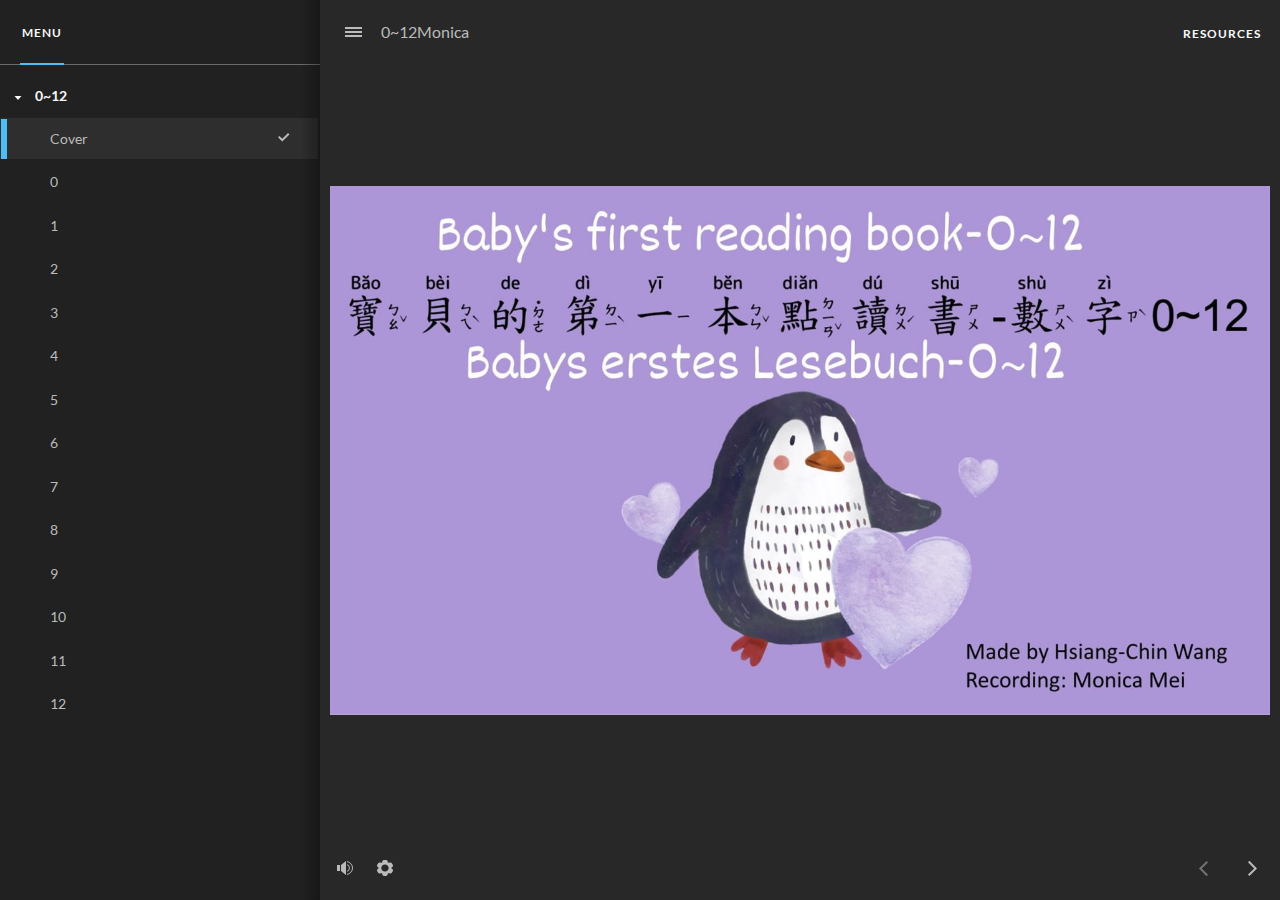
<file: index.html>
<!DOCTYPE html>
<html lang="en-US">
<head>
  <meta charset="utf-8">
  <!-- Created using Storyline 360 - http://www.articulate.com  -->
  <!-- version: 3.53.25436.0 -->
  <title>0~12Monica</title>
  <meta http-equiv="x-ua-compatible" content="IE=edge" />
  <meta name="viewport" content="width=device-width, initial-scale=1.0, user-scalable=no, shrink-to-fit=no, minimal-ui" />
  <meta name="apple-mobile-web-app-capable" content="yes" />
  <style>
    html, body { height: 100%; padding: 0; margin: 0 }
    #app { height: 100%; width: 100%; }
  </style>
  
  <script>window.THREE = { };</script>
</head>
<body style="background: #282828" class="cs-HTML theme-unified">
  <!-- 360 -->
  <script>!function(e){function n(e,i){return e.test(i)}function i(e){var i=e||navigator.userAgent,o=i.split("[FBAN");if(void 0!==o[1]&&(i=o[0]),this.apple={phone:n(t,i),ipod:n(d,i),tablet:!n(t,i)&&n(s,i),device:n(t,i)||n(d,i)||n(s,i)},this.amazon={phone:n(h,i),tablet:!n(h,i)&&n(a,i),device:n(h,i)||n(a,i)},this.android={phone:n(h,i)||n(b,i),tablet:!n(h,i)&&!n(b,i)&&(n(a,i)||n(r,i)),device:n(h,i)||n(a,i)||n(b,i)||n(r,i)},this.windows={phone:n(l,i),tablet:n(p,i),device:n(l,i)||n(p,i)},this.other={blackberry:n(f,i),blackberry10:n(u,i),opera:n(c,i),firefox:n(A,i),chrome:n(w,i),device:n(f,i)||n(u,i)||n(c,i)||n(A,i)||n(w,i)},this.seven_inch=n(v,i),this.any=this.apple.device||this.android.device||this.windows.device||this.other.device||this.seven_inch,this.phone=this.apple.phone||this.android.phone||this.windows.phone,this.tablet=this.apple.tablet||this.android.tablet||this.windows.tablet,"undefined"==typeof window)return this}function o(){var e=new i;return e.Class=i,e}var t=/iPhone/i,d=/iPod/i,s=/iPad/i,b=/(?=.*\bAndroid\b)(?=.*\bMobile\b)/i,r=/Android/i,h=/(?=.*\bAndroid\b)(?=.*\bSD4930UR\b)/i,a=/(?=.*\bAndroid\b)(?=.*\b(?:KFOT|KFTT|KFJWI|KFJWA|KFSOWI|KFTHWI|KFTHWA|KFAPWI|KFAPWA|KFARWI|KFASWI|KFSAWI|KFSAWA)\b)/i,l=/IEMobile/i,p=/(?=.*\bWindows\b)(?=.*\bARM\b)/i,f=/BlackBerry/i,u=/BB10/i,c=/Opera Mini/i,w=/(CriOS|Chrome)(?=.*\bMobile\b)/i,A=/(?=.*\bFirefox\b)(?=.*\bMobile\b)/i,v=new RegExp("(?:Nexus 7|BNTV250|Kindle Fire|Silk|GT-P1000)","i");"undefined"!=typeof module&&module.exports&&"undefined"==typeof window?module.exports=i:"undefined"!=typeof module&&module.exports&&"undefined"!=typeof window?module.exports=o():"function"==typeof define&&define.amd?define("isMobile",[],e.isMobile=o()):e.isMobile=o()}(this);
    window.isMobile.apple.tablet = window.isMobile.apple.tablet ||
      (navigator.platform === 'MacIntel' && navigator.maxTouchPoints > 1);
    window.isMobile.apple.device = window.isMobile.apple.device || window.isMobile.apple.tablet;
    window.isMobile.tablet = window.isMobile.tablet || window.isMobile.apple.tablet;
    window.isMobile.any = window.isMobile.any || window.isMobile.apple.tablet;
  </script>

  <div id="focus-sink" tabIndex="-1"></div>

  <div id="preso"></div>
  <script>
    window.DS = {};
    window.globals = {
      DATA_PATH_BASE: '',
      HAS_FRAME: true,
      HAS_SLIDE: true,

      lmsPresent: false,
      tinCanPresent: false,
      cmi5Present: false,
      aoSupport: false,
      scale: 'noscale',
      captureRc: false,
      browserSize: 'optimal',
      bgColor: '#282828',
      features: 'MultipleQuizTracking',
      themeName: 'unified',
      preloaderColor: '#FFFFFF',
      suppressAnalytics: false,
      productChannel: 'stable',
      publishSource: 'storyline',
      aid: 'aid|171e4d2d-b457-4ab4-8f3c-de146ae08d52',
      cid: '5b787d40-a390-499f-978a-f1f8c8a32681',
      playerVersion: '3.53.25436.0',
      maxIosVideoElements: 5,

      
      parseParams: function(qs) {
        if (window.globals.parsedParams != null) {
          return window.globals.parsedParams;
        }
        qs = (qs || window.location.search.substr(1)).split('+').join(' ');
        var params = {},
            tokens,
            re = /[?&]?([^=]+)=([^&]*)/g;

        while (tokens = re.exec(qs)) {
          params[decodeURIComponent(tokens[1]).trim()] =
            decodeURIComponent(tokens[2]).trim();
        }
        window.globals.parsedParams = params;
        return params;
      }

    };

    (function() {

      var classTypes = [ 'desktop', 'mobile', 'phone', 'tablet' ];

      var addDeviceClasses = function(prefix, testObj) {
        var curr, i;
        for (i = 0; i < classTypes.length; i++) {
          curr = classTypes[i];
          if (testObj[curr]) {
            document.body.classList.add(prefix + curr);
          }
        }
      };

      var params = window.globals.parseParams(),
          isDevicePreview = params.devicepreview === '1',
          isPhoneOverride = params.deviceType === 'phone' || (isDevicePreview && params.phone == '1'),
          isTabletOverride = (params.deviceType === 'tablet' || isDevicePreview) && !isPhoneOverride,
          isMobileOverride = isPhoneOverride || isTabletOverride;

      var deviceView = {
        desktop: !window.isMobile.any && !isMobileOverride,
        mobile: window.isMobile.any || isMobileOverride,
        phone: isPhoneOverride || (window.isMobile.phone && !isTabletOverride),
        tablet: isTabletOverride || window.isMobile.tablet
      };

      window.globals.deviceView = deviceView;
      window.isMobile.desktop = !window.isMobile.any;
      window.isMobile.mobile = window.isMobile.any;

      addDeviceClasses('view-', deviceView);

    })();
  </script>
  
  <script src='story_content/user.js' type=text/javascript></script>
  <div class="slide-loader"></div>

  <script type="text/javascript">
    var doc = document, loader = doc.body.querySelector('.slide-loader'); [ 1, 2, 3 ].forEach(function(n) { var d = doc.createElement('div'); d.style.backgroundColor = window.globals.preloaderColor; d.classList.add('mobile-loader-dot'); d.classList.add('dot' + n); loader.appendChild(d); });
  </script>

  <div class="mobile-load-title-overlay" style="display: none">
    <div class="mobile-load-title">0~12Monica</div>
  </div>

  <div class="mobile-chrome-warning"></div>

  <script>
    
    if (window.autoSpider && window.vInterfaceObject) {
      document.querySelector('.mobile-load-title-overlay').style.display = 'none';
    }
  </script>

  

  <link rel="stylesheet" href="html5/data/css/output.min.css" data-noprefix />
</body>
<script src="html5/lib/scripts/bootstrapper.min.js"></script>
</html>
</file>
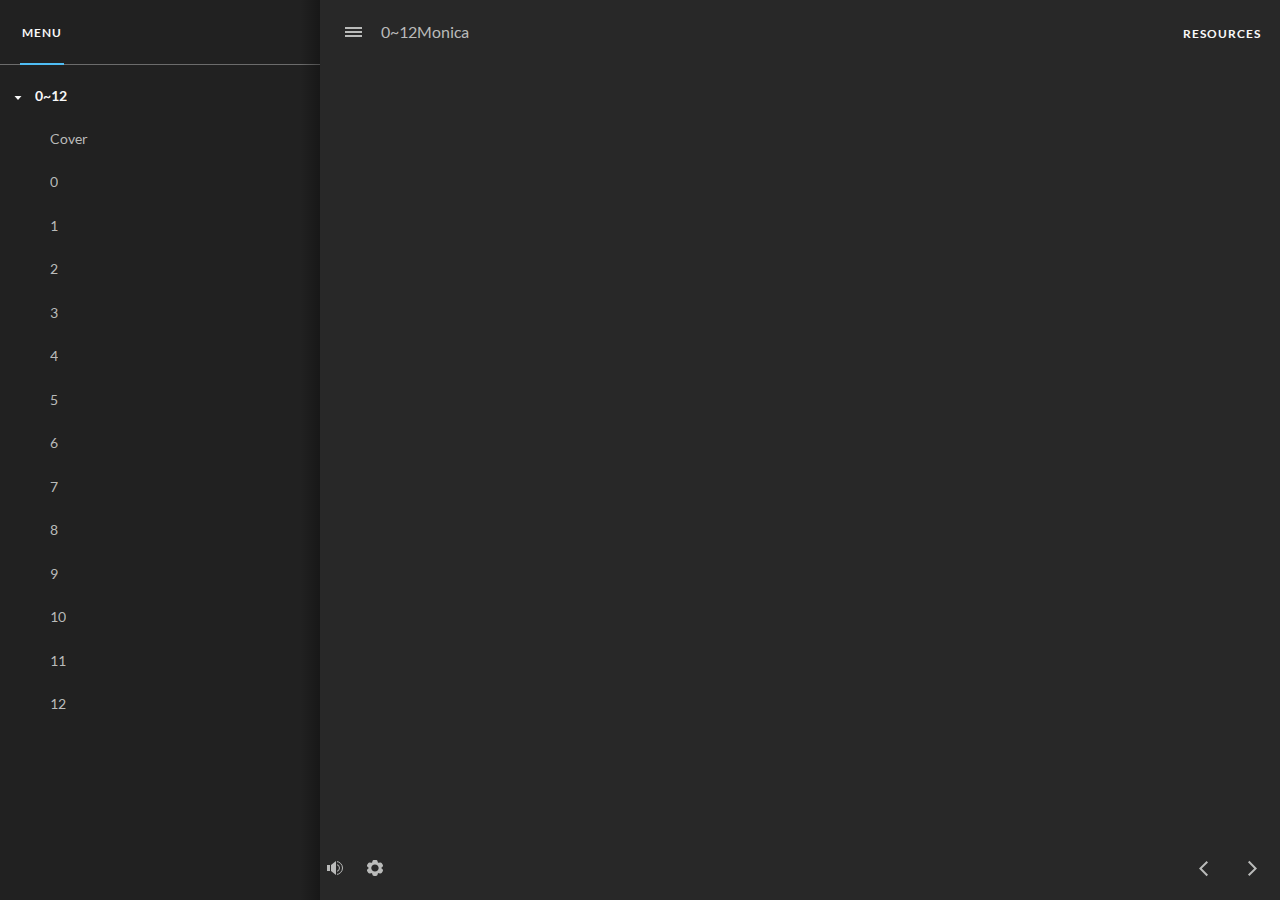
<file: index_lms.html>
<!DOCTYPE html>
<html lang="en-US">
<head>
  <meta charset="utf-8">
  <!-- Created using Storyline 360 - http://www.articulate.com  -->
  <!-- version: 3.53.25436.0 -->
  <title>0~12Monica</title>
  <meta http-equiv="x-ua-compatible" content="IE=edge" />
  <meta name="viewport" content="width=device-width, initial-scale=1.0, user-scalable=no, shrink-to-fit=no, minimal-ui" />
  <meta name="apple-mobile-web-app-capable" content="yes" />
  <style>
    html, body { height: 100%; padding: 0; margin: 0 }
    #app { height: 100%; width: 100%; }
  </style>
  <script src="lms/scormdriver.js" charset="utf-8"></script>
  <script>window.THREE = { };</script>
</head>
<body style="background: #282828" class="cs-HTML theme-unified">
  <!-- 360 -->
  <script>!function(e){function n(e,i){return e.test(i)}function i(e){var i=e||navigator.userAgent,o=i.split("[FBAN");if(void 0!==o[1]&&(i=o[0]),this.apple={phone:n(t,i),ipod:n(d,i),tablet:!n(t,i)&&n(s,i),device:n(t,i)||n(d,i)||n(s,i)},this.amazon={phone:n(h,i),tablet:!n(h,i)&&n(a,i),device:n(h,i)||n(a,i)},this.android={phone:n(h,i)||n(b,i),tablet:!n(h,i)&&!n(b,i)&&(n(a,i)||n(r,i)),device:n(h,i)||n(a,i)||n(b,i)||n(r,i)},this.windows={phone:n(l,i),tablet:n(p,i),device:n(l,i)||n(p,i)},this.other={blackberry:n(f,i),blackberry10:n(u,i),opera:n(c,i),firefox:n(A,i),chrome:n(w,i),device:n(f,i)||n(u,i)||n(c,i)||n(A,i)||n(w,i)},this.seven_inch=n(v,i),this.any=this.apple.device||this.android.device||this.windows.device||this.other.device||this.seven_inch,this.phone=this.apple.phone||this.android.phone||this.windows.phone,this.tablet=this.apple.tablet||this.android.tablet||this.windows.tablet,"undefined"==typeof window)return this}function o(){var e=new i;return e.Class=i,e}var t=/iPhone/i,d=/iPod/i,s=/iPad/i,b=/(?=.*\bAndroid\b)(?=.*\bMobile\b)/i,r=/Android/i,h=/(?=.*\bAndroid\b)(?=.*\bSD4930UR\b)/i,a=/(?=.*\bAndroid\b)(?=.*\b(?:KFOT|KFTT|KFJWI|KFJWA|KFSOWI|KFTHWI|KFTHWA|KFAPWI|KFAPWA|KFARWI|KFASWI|KFSAWI|KFSAWA)\b)/i,l=/IEMobile/i,p=/(?=.*\bWindows\b)(?=.*\bARM\b)/i,f=/BlackBerry/i,u=/BB10/i,c=/Opera Mini/i,w=/(CriOS|Chrome)(?=.*\bMobile\b)/i,A=/(?=.*\bFirefox\b)(?=.*\bMobile\b)/i,v=new RegExp("(?:Nexus 7|BNTV250|Kindle Fire|Silk|GT-P1000)","i");"undefined"!=typeof module&&module.exports&&"undefined"==typeof window?module.exports=i:"undefined"!=typeof module&&module.exports&&"undefined"!=typeof window?module.exports=o():"function"==typeof define&&define.amd?define("isMobile",[],e.isMobile=o()):e.isMobile=o()}(this);
    window.isMobile.apple.tablet = window.isMobile.apple.tablet ||
      (navigator.platform === 'MacIntel' && navigator.maxTouchPoints > 1);
    window.isMobile.apple.device = window.isMobile.apple.device || window.isMobile.apple.tablet;
    window.isMobile.tablet = window.isMobile.tablet || window.isMobile.apple.tablet;
    window.isMobile.any = window.isMobile.any || window.isMobile.apple.tablet;
  </script>

  <div id="focus-sink" tabIndex="-1"></div>

  <div id="preso"></div>
  <script>
    window.DS = {};
    window.globals = {
      DATA_PATH_BASE: '',
      HAS_FRAME: true,
      HAS_SLIDE: true,

      lmsPresent: true,
      tinCanPresent: false,
      cmi5Present: false,
      aoSupport: false,
      scale: 'noscale',
      captureRc: false,
      browserSize: 'optimal',
      bgColor: '#282828',
      features: 'MultipleQuizTracking',
      themeName: 'unified',
      preloaderColor: '#FFFFFF',
      suppressAnalytics: false,
      productChannel: 'stable',
      publishSource: 'storyline',
      aid: 'aid|171e4d2d-b457-4ab4-8f3c-de146ae08d52',
      cid: '5b787d40-a390-499f-978a-f1f8c8a32681',
      playerVersion: '3.53.25436.0',
      maxIosVideoElements: 5,

      
      parseParams: function(qs) {
        if (window.globals.parsedParams != null) {
          return window.globals.parsedParams;
        }
        qs = (qs || window.location.search.substr(1)).split('+').join(' ');
        var params = {},
            tokens,
            re = /[?&]?([^=]+)=([^&]*)/g;

        while (tokens = re.exec(qs)) {
          params[decodeURIComponent(tokens[1]).trim()] =
            decodeURIComponent(tokens[2]).trim();
        }
        window.globals.parsedParams = params;
        return params;
      }

    };

    (function() {

      var classTypes = [ 'desktop', 'mobile', 'phone', 'tablet' ];

      var addDeviceClasses = function(prefix, testObj) {
        var curr, i;
        for (i = 0; i < classTypes.length; i++) {
          curr = classTypes[i];
          if (testObj[curr]) {
            document.body.classList.add(prefix + curr);
          }
        }
      };

      var params = window.globals.parseParams(),
          isDevicePreview = params.devicepreview === '1',
          isPhoneOverride = params.deviceType === 'phone' || (isDevicePreview && params.phone == '1'),
          isTabletOverride = (params.deviceType === 'tablet' || isDevicePreview) && !isPhoneOverride,
          isMobileOverride = isPhoneOverride || isTabletOverride;

      var deviceView = {
        desktop: !window.isMobile.any && !isMobileOverride,
        mobile: window.isMobile.any || isMobileOverride,
        phone: isPhoneOverride || (window.isMobile.phone && !isTabletOverride),
        tablet: isTabletOverride || window.isMobile.tablet
      };

      window.globals.deviceView = deviceView;
      window.isMobile.desktop = !window.isMobile.any;
      window.isMobile.mobile = window.isMobile.any;

      addDeviceClasses('view-', deviceView);

    })();
  </script>
  
  <script src='story_content/user.js' type=text/javascript></script>
  <div class="slide-loader"></div>

  <script type="text/javascript">
    var doc = document, loader = doc.body.querySelector('.slide-loader'); [ 1, 2, 3 ].forEach(function(n) { var d = doc.createElement('div'); d.style.backgroundColor = window.globals.preloaderColor; d.classList.add('mobile-loader-dot'); d.classList.add('dot' + n); loader.appendChild(d); });
  </script>

  <div class="mobile-load-title-overlay" style="display: none">
    <div class="mobile-load-title">0~12Monica</div>
  </div>

  <div class="mobile-chrome-warning"></div>

  <script>
    
    if (window.autoSpider && window.vInterfaceObject) {
      document.querySelector('.mobile-load-title-overlay').style.display = 'none';
    }
  </script>

  

  <link rel="stylesheet" href="html5/data/css/output.min.css" data-noprefix />
</body>
<script src="html5/lib/scripts/bootstrapper.min.js"></script>
</html>
</file>
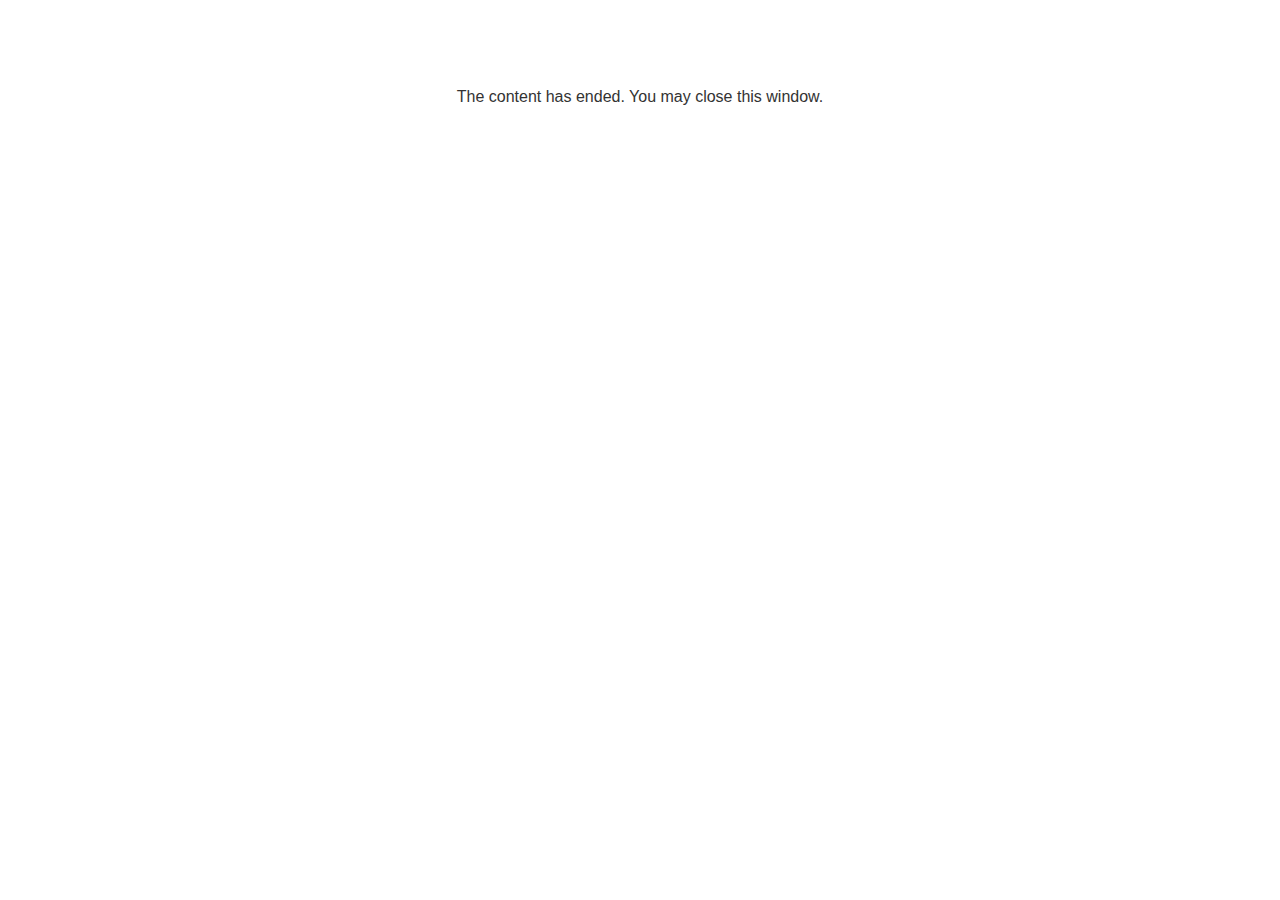
<file: lms/goodbye.html>
<!doctype html>
<html>
<body style="background-color: #ffffff;">

<p role="alert" style="color: #333333;font-family: Lato, articulate, tahoma, arial;font-size: medium;text-align: center;">
<br><br><br><br>
The content has ended. You may close this window.
</p>

</body>
</html>
</file>
<file: html5/data/css/output.min.css>
@font-face {
  font-family: 'LatoBold Charset1_ Bold98C09676';
  src: url('[data-uri]');
  font-style: normal;
  font-weight: normal;
}
@font-face {
  font-family: 'Lato Charset1_ 6HeEczy392096620';
  src: url('[data-uri]');
  font-style: normal;
  font-weight: normal;
}
.cs-HTML {
  background: rgba(40, 40, 40, 1);
}
.cs-pxabnsnfns00001100101 .cs-infopanel  {
  box-shadow: 0 1px 0 rgba(0, 0, 0, 0);
  background: rgba(255, 255, 255, 1);
}
.cs-pxabnsnfns00001100101 .cs-infopanel .cs-link {
  color: rgba(186, 187, 186, 1);
}
.cs-pxabnsnfns00001100101 .cs-infopanel .cs-link:hover {
  color: rgba(255, 255, 255, 1);
}
.cs-pxabnsnfns00001100101 .cs-infopanel .cs-name {
  color: rgba(68, 68, 68, 1);
}
.cs-pxabnsnfns00001100101 .cs-infopanel .cs-title {
  color: rgba(153, 153, 153, 1);
}
.cs-pxabnsnfns00001100101 .cs-infopanelpopup  {
  box-shadow: 0 1px 0 rgba(0, 0, 0, 0);
  background: rgba(0, 0, 0, 0);
}
.cs-pxabnsnfns00001100101 .cs-infopanelpopup .cs-link {
  color: rgba(255, 0, 0, 1);
}
.cs-pxabnsnfns00001100101 .cs-infopanelpopup .cs-link:hover {
  color: rgba(255, 255, 255, 1);
}
.cs-pxabnsnfns00001100101 .cs-infopanelpopup .cs-name {
  color: rgba(255, 255, 255, 1);
}
.cs-pxabnsnfns00001100101 .cs-infopanelpopup .cs-bio {
  color: rgba(186, 187, 186, 1);
}
.cs-pxabnsnfns00001100101 .cs-timer  {
  color: rgba(186, 187, 186, 1);
}
.cs-pxabnsnfns00001100101 .cs-duration stop:first-child {
  stop-color: rgba(60, 60, 60, 1);
}
.cs-pxabnsnfns00001100101 .cs-duration stop:last-child {
  stop-color: rgba(60, 60, 60, 1);
}
.cs-pxabnsnfns00001100101 .cs-elapsed stop:first-child {
  stop-color: rgba(254, 227, 71, 1);
}
.cs-pxabnsnfns00001100101 .cs-elapsed stop:last-child {
  stop-color: rgba(254, 227, 71, 1);
}
.cs-pxabnsnfns00001100101 .cs-timer .cs-pie .cs-innerstroke {
  stroke: rgba(199, 199, 199, 1);
}
.cs-pxabnsnfns00001100101 .cs-timer .cs-pie .cs-innerborder {
  stroke: rgba(255, 255, 255, 1);
}
.cs-pxabnsnfns00001100101 .cs-window  {
  box-shadow: 0 8px 5px rgba(0, 0, 0, 0.2);
  border-color: rgba(49, 99, 0, 0);
  background: rgba(33, 33, 33, 1);
  color: rgba(248, 248, 248, 1);
}
.cs-pxabnsnfns00001100101 .cs-window .cs-diva {
  border-color: rgba(78, 78, 78, 1);
}
.cs-pxabnsnfns00001100101 .cs-window .cs-divb {
  border-color: rgba(78, 78, 78, 0);
}
.cs-pxabnsnfns00001100101 .cs-editor .cs-editor-slide {
  color: rgba(226, 226, 226, 1);
}
.cs-pxabnsnfns00001100101 .cs-editor .cs-editor-html {
  color: rgba(186, 187, 186, 1);
}
.cs-pxabnsnfns00001100101 .cs-editor .cs-editor-button {
  text-shadow: 0 1px 0 rgba(0, 0, 0, 0);
  color: rgba(255, 255, 255, 1);
  border-color: rgba(211, 211, 211, 1);
  background: rgba(34, 34, 34, 1);
}
.cs-pxabnsnfns00001100101 .cs-editor .cs-editor-button:hover {
  background: rgba(68, 68, 68, 1);
}
.cs-pxabnsnfns00001100101 .cs-editor .cs-editor-button:active {
  background: rgba(68, 68, 68, 1);
}
.cs-pxabnsnfns00001100101 .cs-listitem  {
  color: rgba(186, 187, 186, 1);
  border-color: none;
  border: 1px solid transparent;
}
.cs-pxabnsnfns00001100101 .cs-listitem:hover {
  background: rgba(255, 255, 255, 0.06);
  border-color: rgba(108, 108, 108, 1) !important;
  border-width: 1px;
  border-radius: 2px;
  border-style: solid;
  box-sizing: border-box;
}
.cs-pxabnsnfns00001100101 .cs-listitem.hover {
  background: rgba(255, 255, 255, 0.06);
  border-color: rgba(108, 108, 108, 1) !important;
  border-width: 1px;
  border-radius: 2px;
  border-style: solid;
  box-sizing: border-box;
}
.cs-pxabnsnfns00001100101 .cs-glossary  {
  color: rgba(186, 187, 186, 1);
}
.cs-pxabnsnfns00001100101 .cs-glossary .cs-scrolling-panel {
  background: rgba(0, 0, 0, 0);
}
.cs-pxabnsnfns00001100101 .cs-glossary .cs-term.cs-selected .cs-choice-list-trigger {
  color: rgba(255, 255, 255, 1);
  background: rgba(255, 255, 255, 1);
}
.cs-pxabnsnfns00001100101 .cs-glossary .cs-term.cs-selected .cs-choice-list-trigger:focus {
  color: rgba(255, 255, 255, 1);
  background: rgba(255, 255, 255, 1);
}
.cs-pxabnsnfns00001100101 .cs-glossary .cs-term:hover .cs-choice-list-trigger {
  background: rgba(186, 187, 186, 1);
}
.cs-pxabnsnfns00001100101 .cs-glossary .cs-term.hover .cs-choice-list-trigger {
  background: rgba(186, 187, 186, 1);
}
.cs-pxabnsnfns00001100101 .cs-glossary .cs-term .cs-choice-list-trigger:focus {
  background: rgba(186, 187, 186, 1);
}
.cs-pxabnsnfns00001100101 .cs-glossary .cs-diva {
  border-color: rgba(0, 0, 0, 0);
}
.cs-pxabnsnfns00001100101 .cs-glossary .cs-divb {
  border-color: rgba(0, 0, 0, 0);
}
.cs-pxabnsnfns00001100101 .cs-glossary .cs-divc {
  border-color: rgba(0, 0, 0, 0);
}
.cs-pxabnsnfns00001100101 .cs-glossary .cs-heading {
  color: rgba(248, 248, 248, 1);
  font-weight: 700;
}
.note-content p span {
  color: rgba(186, 187, 186, 1);
  line-height: 1.4em;
  font-size: 103.769%;
}
.cs-pxabnsnfns00001100101 .cs-resource .cs-separator {
  border-color: rgba(0, 0, 0, 0);
}
.cs-pxabnsnfns00001100101 .cs-outline  {
  color: rgba(45, 45, 45, 1);
}
.cs-pxabnsnfns00001100101 .cs-outline .cs-diva {
  border-color: rgba(0, 0, 0, 0);
}
.cs-pxabnsnfns00001100101 .cs-outline .cs-divb {
  border-color: rgba(0, 0, 0, 0);
}
.cs-pxabnsnfns00001100101 .cs-outline .cs-divc {
  border-color: rgba(0, 0, 0, 0);
}
.cs-pxabnsnfns00001100101 .cs-outline .cs-search-filter:hover {
  color: rgba(0, 0, 0, 0);
}
.cs-pxabnsnfns00001100101 .cs-outline .cs-search-filter.hover {
  color: rgba(0, 0, 0, 0);
}
.cs-pxabnsnfns00001100101 .cs-transcript  {
  color: rgba(255, 255, 255, 1);
}
.cs-pxabnsnfns00001100101 .cs-transcript .cs-div {
  border-color: rgba(0, 0, 0, 0);
}
.cs-pxabnsnfns00001100101 .cs-tabs:not(.topmenu-item) {
  color: rgba(248, 248, 248, 1);
}
.cs-pxabnsnfns00001100101 .cs-tabs .cs-inner-button:not(.topmenu-item) {
  text-shadow: 0 1px 0 rgba(0, 0, 0, 0);
}
.cs-pxabnsnfns00001100101 .cs-tabs:hover:not(.topmenu-item) {
  color: rgba(248, 248, 248, 1);
}
.cs-pxabnsnfns00001100101 .cs-tabs.cs-selected {
  background: rgba(0, 0, 0, 0);
  color: rgba(248, 248, 248, 1);
}
.cs-pxabnsnfns00001100101 .cs-seekcontrol  {
  background: rgba(0, 0, 0, 0);
  border-color: rgba(0, 0, 0, 0);
}
.cs-pxabnsnfns00001100101 .cs-seekcontrol .cs-button:hover .cs-icon {
  fill: rgba(255, 255, 255, 1);
}
.cs-pxabnsnfns00001100101 .cs-seekcontrol .cs-button.hover .cs-icon {
  fill: rgba(255, 255, 255, 1);
}
.cs-pxabnsnfns00001100101 .cs-seekcontrol .cs-button .cs-icon-shadow {
  fill: rgba(0, 0, 0, 0);
}
.cs-pxabnsnfns00001100101 .cs-seekcontrol .cs-button .cs-icon {
  fill: rgba(180, 180, 180, 1);
}
.cs-pxabnsnfns00001100101 .cs-seekcontrol .cs-seek .cs-fill {
  background: rgba(255, 255, 255, 0.6);
}
.cs-pxabnsnfns00001100101 .cs-seekcontrol .cs-seek {
  background: rgba(108, 108, 108, 1);
  border-color: rgba(0, 0, 0, 0);
}
.cs-pxabnsnfns00001100101 .cs-searchinput .cs-input {
  color: rgba(186, 187, 186, 1);
  border-color: rgba(0, 0, 0, 0);
  background: rgba(255, 255, 255, 0.06);
}
.cs-pxabnsnfns00001100101 .cs-searchinput .cs-input:focus {
  color: rgba(248, 248, 248, 1);
  background: rgba(41, 41, 41, 1);
}
.cs-pxabnsnfns00001100101 .cs-searchinput .cs-input:hover {
  box-shadow: inset 0 0 1px 0 rgba(69, 126, 19, 0);
}
.cs-pxabnsnfns00001100101 .cs-searchinput .cs-input.hover {
  box-shadow: inset 0 0 1px 0 rgba(69, 126, 19, 0);
}
.cs-pxabnsnfns00001100101 .cs-searchinput .cs-button .cs-icon {
  fill: rgba(186, 187, 186, 1);
}
.cs-pxabnsnfns00001100101 .cs-searchinput .cs-button:hover {
  fill: rgba(63, 133, 0, 1);
}
.cs-pxabnsnfns00001100101 .cs-searchinput .cs-button.hover {
  fill: rgba(63, 133, 0, 1);
}
.cs-pxabnsnfns00001100101 .cs-menu  {
  box-shadow: 0 1px 0 rgba(0, 0, 0, 0);
  background: rgba(33, 33, 33, 1);
}
.cs-pxabnsnfns00001100101 .cs-topmenu-item.active .cs-tab {
  background: rgba(33, 33, 33, 1);
}
.cs-pxabnsnfns00001100101 .cs-logo  {
  box-shadow: 0 1px 0 rgba(37, 75, 0, 1);
  background: rgba(255, 255, 255, 0);
}
.cs-pxabnsnfns00001100101 .cs-checkbox  {
  color: rgba(255, 255, 255, 1);
}
.cs-pxabnsnfns00001100101 .cs-checkbox:hover {
  border-color: rgba(175, 221, 130, 1);
}
.cs-pxabnsnfns00001100101 .cs-checkbox.hover {
  border-color: rgba(175, 221, 130, 1);
}
.cs-pxabnsnfns00001100101 .cs-checkbox .cs-box {
  color: rgba(255, 255, 255, 1);
  border-color: rgba(42, 83, 0, 1);
}
.cs-pxabnsnfns00001100101 .cs-checkbox .cs-box:checked::after {
  color: rgba(43, 196, 0, 1);
}
.cs-pxabnsnfns00001100101 .cs-button  {
  text-shadow: 0 1px 0 rgba(0, 0, 0, 0);
  color: rgba(186, 187, 186, 1);
  border-color: rgba(0, 0, 0, 0);
  background: rgba(0, 0, 0, 0);
  box-shadow: 0 1px 0 rgba(0, 0, 0, 0);
}
.cs-pxabnsnfns00001100101 .cs-button .cs-icon {
  fill: rgba(186, 187, 186, 1);
}
.cs-pxabnsnfns00001100101 .cs-button .cs-icon-shadow {
  fill: rgba(0, 0, 0, 0);
}
.cs-pxabnsnfns00001100101 .cs-button:hover {
  background: rgba(248, 248, 248, 1);
}
.cs-pxabnsnfns00001100101 .cs-button.hover {
  background: rgba(248, 248, 248, 1);
}
.cs-pxabnsnfns00001100101 .cs-button:active {
  background: rgba(0, 0, 0, 0);
}
.cs-pxabnsnfns00001100101 .cs-button.cs-disabled:hover {
  background: rgba(0, 0, 0, 0);
}
.cs-pxabnsnfns00001100101 .cs-button.cs-disabled.hover {
  background: rgba(0, 0, 0, 0);
}
.cs-pxabnsnfns00001100101 .cs-button.cs-disabled:active {
  background: rgba(0, 0, 0, 0);
}
.cs-pxabnsnfns00001100101 .cs-button.cs-volume:hover {
  background: rgba(0, 0, 0, 0);
}
.cs-pxabnsnfns00001100101 .cs-button.cs-volume.hover {
  background: rgba(0, 0, 0, 0);
}
.cs-pxabnsnfns00001100101 .cs-button.cs-volume:active {
  background: rgba(0, 0, 0, 0);
}
.cs-pxabnsnfns00001100101.cs-base  {
  color: rgba(186, 187, 186, 1);
  border-color: rgba(40, 40, 40, 1);
  background: rgba(40, 40, 40, 1);
}
.cs-pxabnsnfns00001100101.cs-base .cs-separator .cs-diva {
  background: rgba(69, 69, 69, 1);
}
.cs-pxabnsnfns00001100101.cs-base .cs-separator .cs-divb {
  background: rgba(0, 0, 0, 0);
}
.cs-pxabnsnfns00001100101.cs-base .cs-topmenu-item.active .cs-tab {
  border-color: rgba(69, 69, 69, 1);
}
.cs-pxabnsnfns00001100101.cs-base .cs-topmenu-item.active .cs-panel {
  border-color: rgba(69, 69, 69, 1);
}
.cs-pxabnsnfns00001100101.cs-base .cs-left {
  background: rgba(33, 33, 33, 1);
}
.cs-pxabnsnfns00001100101.cs-base .cs-area-primary .cs-slide-container {
  background: rgba(40, 40, 40, 1);
}
.cs-pxabnsnfns00001100101.cs-base.cs-custom-theme .cs-brandhighlight-bg {
  background: rgba(79, 189, 244, 1) !important;
}
.cs-pxabnsnfns00001100101.cs-base.cs-custom-theme .cs-brandhighlight-secondary-bg {
  background: rgba(255, 255, 255, 1) !important;
}
.cs-pxabnsnfns00001100101.cs-base.cs-custom-theme .cs-brandhighlight-border {
  border-color: rgba(79, 189, 244, 1) !important;
}
.cs-pxabnsnfns00001100101.cs-base.cs-custom-theme .cs-brandhighlight-text {
  color: rgba(79, 189, 244, 1) !important;
}
.cs-pxabnsnfns00001100101.cs-base.cs-custom-theme .cs-brandhighlight-fill {
  fill: rgba(79, 189, 244, 1) !important;
}
.cs-pxabnsnfns00001100101.cs-base.cs-custom-theme .cs-listitem.cs-selected {
  background-color: rgba(255, 255, 255, 0.06) !important;
}
.cs-pxabnsnfns00001100101 .cs-volume::-moz-range-thumb {
  border-color: rgba(43, 85, 0, 1);
  box-shadow: inset 0 0 1px 0 rgba(43, 85, 0, 1);
  background: rgba(255, 255, 255, 1);
}
.cs-pxabnsnfns00001100101 .cs-volume::-ms-thumb {
  border-color: rgba(43, 85, 0, 1);
  box-shadow: inset 0 0 1px 0 rgba(43, 85, 0, 1);
  background: rgba(255, 255, 255, 1);
}
.cs-pxabnsnfns00001100101 .cs-volume::-webkit-slider-thumb {
  border-color: rgba(43, 85, 0, 1);
  box-shadow: inset 0 0 1px 0 rgba(43, 85, 0, 1);
  background: rgba(255, 255, 255, 1);
}
.cs-pxabnsnfns00001100101 .cs-volume::-moz-range-track {
  border-color: rgba(66, 140, 1, 1);
  background: rgba(108, 108, 108, 1);
}
.cs-pxabnsnfns00001100101 .cs-volume::-ms-track {
  border-color: rgba(66, 140, 1, 1);
  background: rgba(108, 108, 108, 1);
}
.cs-pxabnsnfns00001100101 .cs-volume::-webkit-slider-runnable-track {
  border-color: rgba(66, 140, 1, 1);
  background: rgba(108, 108, 108, 1);
}
body.show-focus .tab-focus-box {
  border-color: rgba(255, 255, 0, 1);
}
.skipnav {
  border-color: rgba(255, 255, 0, 1);
}
.cs-pxabnsnfns00001100101 .cs-listitem:hover {
  color: none;
}
.cs-pxabnsnfns00001100101 .cs-listitem.hover {
  color: none;
}
.cs-pxabnsnfns00001100101 .cs-listitem.cs-viewed {
  color: #BABBBA;
}
.cs-pxabnsnfns00001100101 .cs-listitem {
  color: #BABBBA;
}
.cs-pxabnsnfns00001100101 .cs-listitem:hover .cs-icon-carrot * {
  fill: none;
}
.cs-pxabnsnfns00001100101 .cs-listitem.hover .cs-icon-carrot * {
  fill: none;
}
.cs-pxabnsnfns00001100101 .cs-listitem .cs-icon-carrot {
  color: none;
  top: calc(3px);
}
.cs-pxabnsnfns00001100101 .cs-listitem .cs-icon-carrot .cs-shadow {
  color: #F8F8F8;
}
.cs-pxabnsnfns00001100101 .item-collapsible .is-scene {
  color: #F8F8F8 !important;
  font-weight: 700;
}
.cs-pxabnsnfns00001100101 .is-scene .cs-icon-carrot * {
  color: #F8F8F8 !important;
  font-weight: 700;
}
.cs-pxabnsnfns00001100101 .is-scene:not(.outline-links-collapse) > a {
  color: #F8F8F8;
}
.cs-pxabnsnfns00001100101 .is-scene:not(.outline-links-collapse) .cs-icon-carrot * {
  fill: none !important;
  color: #F8F8F8 !important;
}
.cs-pxabnsnfns00001100101 .tabs, .cs-pxabnsnfns00001100101 .cs-logo {
  border-bottom: 1px solid rgba(108, 108, 108, 1);
}
.cs-pxabnsnfns00001100101 .area-secondary-wrapper:after {
  background-image: url('[data-uri]');
  background-size: 100%;
}
.cs-pxabnsnfns00001100101 .panel-footer {
  background: #212121;
}
.cs-pxabnsnfns00001100101 #outline-search {
  background: rgba(255, 255, 255, 0.06);
  border-color: rgba(108, 108, 108, 1);
  border-width: 1px;
  border-style: solid;
}
.cs-pxabnsnfns00001100101 .topmenu-panel #outline-search {
  background: #545454;
}
.cs-pxabnsnfns00001100101 .search-icon circle, .cs-pxabnsnfns00001100101 .search-icon path {
  stroke: #BABBBA;
}
.cs-pxabnsnfns00001100101 #outline-search input[type   =search] {
  color: #F8F8F8;
}
.cs-pxabnsnfns00001100101 #outline-search ::-webkit-input-placeholder {
  color: #BABBBA !important;
}
.cs-pxabnsnfns00001100101 #outline-search :-ms-input-placeholder {
  color: #BABBBA !important;
}
.cs-pxabnsnfns00001100101 #outline-search ::-moz-placeholder {
  color: #BABBBA !important;
  opacity: 1;
}
.cs-pxabnsnfns00001100101 .cs-topmenu-item.active, body:not(.is-touchable-tablet) .cs-pxabnsnfns00001100101 .cs-topmenu-item:hover {
  color: #F8F8F8;
}
.cs-pxabnsnfns00001100101 .cs-topmenu-item.button-tapped {
  color: #F8F8F8;
}
.cs-pxabnsnfns00001100101 .cs-topmenu-item.active .cs-tab, .cs-pxabnsnfns00001100101 .cs-topmenu-item .cs-tab {
  background: transparent !important;
  border: none !important;
}
.cs-pxabnsnfns00001100101 .top-tabs-drop-icon div {
  background: #BABBBA;
}
.cs-pxabnsnfns00001100101 .cs-panel.topmenu-panel .panel-content, .cs-pxabnsnfns00001100101 .top-tabs-drop {
  background: #212121;
}
.cs-pxabnsnfns00001100101 .cs-topmenu-item.active .cs-panel {
  background: #212121;
}
.cs-pxabnsnfns00001100101 .cs-menu.topmenu-panel, .cs-pxabnsnfns00001100101 .top-tabs-drop {
  border: 1px solid rgba(69, 69, 69, 1) !important;
  border-radius: 3px;
}
.cs-pxabnsnfns00001100101 .resources .resources-list a:hover {
  background: rgba(255, 255, 255, 0.06);
}
body:not(.is-touchable-tablet) .cs-pxabnsnfns00001100101 .resources .resources-list a:hover {
  background: rgba(255, 255, 255, 0.06);
}
.cs-pxabnsnfns00001100101 .resources .resources-list a.hover {
  background: rgba(255, 255, 255, 0.06);
}
body:not(.is-touchable-tablet) .cs-pxabnsnfns00001100101 .resources .resources-list a.hover {
  background: rgba(255, 255, 255, 0.06);
}
.cs-pxabnsnfns00001100101 .resources .resources-list a.button-tapped {
  background: rgba(255, 255, 255, 0.06);
}
.cs-pxabnsnfns00001100101 .cs-icon path, .cs-pxabnsnfns00001100101 .cs-icon rect, .cs-pxabnsnfns00001100101 .cs-icon polygon, .cs-pxabnsnfns00001100101 .menu-icon-wrapper.menu-icon-wrapper-hover path {
  fill: #BABBBA;
}
.cs-pxabnsnfns00001100101 .cs-icon .icon-stroke-only {
  fill: none !important;
  stroke: #BABBBA !important;
}
body:not(.is-touchable-tablet) .cs-pxabnsnfns00001100101 .cs-button:hover .cs-icon path, body:not(.is-touchable-tablet) .cs-pxabnsnfns00001100101 .cs-button:hover .cs-icon rect, body:not(.is-touchable-tablet) .cs-pxabnsnfns00001100101 .cs-button:hover .cs-icon polygon {
  fill: #F8F8F8;
}
body:not(.is-touchable-tablet) .cs-pxabnsnfns00001100101 .cs-tabs:hover .search-icon circle, body:not(.is-touchable-tablet) .cs-pxabnsnfns00001100101 .cs-tabs:hover .search-icon path {
  stroke: #F8F8F8;
}
.cs-pxabnsnfns00001100101 .cs-button.button-tapped .cs-icon path, .cs-pxabnsnfns00001100101 .cs-button.button-tapped .cs-icon rect, .cs-pxabnsnfns00001100101 .cs-button.button-tapped .cs-icon polygon {
  fill: #F8F8F8;
}
body:not(.is-touchable-tablet) .cs-pxabnsnfns00001100101 .cs-button:hover .cs-icon .icon-stroke-only {
  fill: none !important;
  stroke: #F8F8F8 !important;
}
.cs-pxabnsnfns00001100101 .cs-button:button-tapped .cs-icon .icon-stroke-only {
  fill: none !important;
  stroke: #F8F8F8 !important;
}
.cs-pxabnsnfns00001100101 .menu-icon-wrapper.menu-icon-wrapper-hover svg path {
  fill: #F8F8F8;
}
.floating-sidebar:not(.sidebar-closed) .cs-pxabnsnfns00001100101 #hamburger .menu-icon-wrapper svg path {
  fill: #BABBBA;
}
.floating-sidebar:not(.sidebar-closed) .cs-pxabnsnfns00001100101 #hamburger .menu-icon-wrapper.menu-icon-wrapper-hover svg path {
  fill: #F8F8F8;
}
.cs-pxabnsnfns00001100101 .volume .btn:before {
  background-image: url('[data-uri]');
}
.cs-pxabnsnfns00001100101 .volume-track {
  background: #6C6C6C;
}
.cs-pxabnsnfns00001100101 .volume-icon circle {
  stroke: #BABBBA;
}
.cs-pxabnsnfns00001100101 .cs-settings > .settings-panel {
  background: #212121;
  border: 1px solid rgba(69, 69, 69, 1) !important;
  border-radius: 3px;
}
.cs-pxabnsnfns00001100101 .cs-settings > .panel-down-arrow {
  fill: #212121;
}
.cs-pxabnsnfns00001100101 .switch-toggle .border {
  stroke: #7C7C7C;
}
.cs-pxabnsnfns00001100101 .switch-toggle .thumb-off .thumb {
  fill: #A2A2A2;
}
.cs-pxabnsnfns00001100101 .switch-toggle .thumb-on .track {
  fill: rgba(79, 189, 244, 1);
}
.cs-pxabnsnfns00001100101 .switch-toggle .thumb-off .track {
  fill: rgba(255, 255, 255, 0.1);
}
.cs-pxabnsnfns00001100101 .switch-label {
  color: #BABBBA;
}
.cs-pxabnsnfns00001100101 .cs-panel .scrollarea-btn:after {
  background: rgba(179, 180, 179, 0.75);
}
.scrollarea-scrollbar:hover .scrollarea-btn:after, .scrollarea-scrollbar.highlight-scrollbar .scrollarea-btn:after {
  background: rgba(179, 180, 179, 0.75);
}
.floating-sidebar .sidebar-overlay {
  background: rgba(0, 0, 0, 0.85);
}
.cs-pxabnsnfns00001100101 .overlay-message {
  background: rgba(0, 0, 0, 0.85);
}
.cs-pxabnsnfns00001100101 .top-ui-bg, .cs-pxabnsnfns00001100101 .bottom-ui-bg, .cs-pxabnsnfns00001100101 .right-ui-bg, .cs-pxabnsnfns00001100101 .left-ui-bg {
  background: rgba(40, 40, 40, 0.8);
}
.cs-pxabnsnfns00001100101 .circle-progress-bg {
  fill: #282828;
}
.cs-pxabnsnfns00001100101 .circle-progress-well {
  fill: #6C6C6C;
}
.cs-pxabnsnfns00001100101 .circle-progress-pie {
  stroke: #6C6C6C;
}
.cs-pxabnsnfns00001100101 .lightbox .option-pane {
  background: rgba(40, 40, 40, 0.8);
}
.cs-pxabnsnfns00001100101 .lightbox .option-pane:before {
  background: #282828;
}
.cs-pxabnsnfns00001100101 .message-window {
  background: #212121;
  border: 1px solid rgba(69, 69, 69, 1) !important;
  border-radius: 3px;
}
.cs-pxabnsnfns00001100101 .message-window-header p, .cs-pxabnsnfns00001100101 .message-window-text {
  color: #F8F8F8;
}
.cs-pxabnsnfns00001100101 .message-window-header p {
  border-bottom: 1px solid rgba(255, 255, 255, 1);
}
.cs-pxabnsnfns00001100101 .message-window button.slide-object-button {
  border: 1px solid rgba(255, 255, 255, 1) !important;
}
.cs-pxabnsnfns00001100101 .message-window button.slide-object-button:hover {
  background: rgba(255, 255, 255, 0.06) !important;
}
.message-window .slide-object-button tspan, .message-window .slide-object-button-text tspan {
  fill: #F8F8F8 !important;
}
body:not(.is-touchable-tablet) .cs-pxabnsnfns00001100101 .cs-button:hover .text {
  color: #F8F8F8;
}
.cs-pxabnsnfns00001100101 .cs-button.button-tapped .text {
  color: #F8F8F8;
}
.cs-pxabnsnfns00001100101.cs-base {
  background: #282828;
}
.cs-pxabnsnfns00001100101 .cs-menu {
  background: transparent;
}
.cs-pxabnsnfns00001100101 .progress-bar .progress-bar-fill:after {
  background: #FFFFFF !important;
}
.cs-pxabnsnfns00001100101 .volume-dot {
  background: #FFFFFF !important;
}
.fn-npnxnanbsnfns00001100101 {
  font-family: 'Lato22AB4CAF';
  -webkit-font-variant-ligatures: no-common-ligatures;
  font-variant-ligatures: no-common-ligatures;
}
.fn-pxabnsnfns00001100101 {
  font-family: 'Lato22AB4CAF';
  -webkit-font-variant-ligatures: no-common-ligatures;
  font-variant-ligatures: no-common-ligatures;
}
.fn-npxnabnsnfns00001100101 {
  font-family: 'Lato22AB4CAF';
  -webkit-font-variant-ligatures: no-common-ligatures;
  font-variant-ligatures: no-common-ligatures;
}
.fn-npnxnanbnsnfns00001100101 {
  font-family: 'Lato22AB4CAF';
  -webkit-font-variant-ligatures: no-common-ligatures;
  font-variant-ligatures: no-common-ligatures;
}
.fn-pxabnsnfns00001100100 {
  font-family: 'Lato22AB4CAF';
  -webkit-font-variant-ligatures: no-common-ligatures;
  font-variant-ligatures: no-common-ligatures;
}
@font-face {
  font-family: 'Lato22AB4CAF';
  src: url('[data-uri]');
  font-style: normal;
  font-weight: bold;
}
@font-face {
  font-family: 'Lato22AB4CAF';
  src: url('[data-uri]');
  font-style: normal;
  font-weight: normal;
}
.cs-InvalidPromptSlide .cs-6JtagIvQq1o-InvalidPromptSlide-btn0 {
  color: rgba(255, 255, 255, 1);
  border-color: rgba(211, 211, 211, 1);
  background: rgba(34, 34, 34, 1);
  text-shadow: 0 1px 0 rgba(0, 0, 0, 0);
}
.cs-InvalidPromptSlide .cs-6JtagIvQq1o-InvalidPromptSlide-btn0 .cs-html {
  color: rgba(186, 187, 186, 1);
}
.cs-InvalidPromptSlide .cs-6JtagIvQq1o-InvalidPromptSlide-btn0 .cs-slide {
  border-color: rgba(226, 226, 226, 1);
}
.cs-InvalidPromptSlide .cs-6JtagIvQq1o-InvalidPromptSlide-btn0:hover {
  background: rgba(68, 68, 68, 1);
}
.cs-InvalidPromptSlide .cs-6JtagIvQq1o-InvalidPromptSlide-btn0:active {
  background: rgba(68, 68, 68, 1);
}
.cs-PrintPromptSlide .cs-6JtagIvQq1o-PrintPromptSlide-btn0 {
  color: rgba(255, 255, 255, 1);
  border-color: rgba(211, 211, 211, 1);
  background: rgba(34, 34, 34, 1);
  text-shadow: 0 1px 0 rgba(0, 0, 0, 0);
}
.cs-PrintPromptSlide .cs-6JtagIvQq1o-PrintPromptSlide-btn0 .cs-html {
  color: rgba(186, 187, 186, 1);
}
.cs-PrintPromptSlide .cs-6JtagIvQq1o-PrintPromptSlide-btn0 .cs-slide {
  border-color: rgba(226, 226, 226, 1);
}
.cs-PrintPromptSlide .cs-6JtagIvQq1o-PrintPromptSlide-btn0:hover {
  background: rgba(68, 68, 68, 1);
}
.cs-PrintPromptSlide .cs-6JtagIvQq1o-PrintPromptSlide-btn0:active {
  background: rgba(68, 68, 68, 1);
}
.cs-ScrollPromptSlide .cs-6JtagIvQq1o-ScrollPromptSlide-btn0 {
  color: rgba(255, 255, 255, 1);
  border-color: rgba(211, 211, 211, 1);
  background: rgba(34, 34, 34, 1);
  text-shadow: 0 1px 0 rgba(0, 0, 0, 0);
}
.cs-ScrollPromptSlide .cs-6JtagIvQq1o-ScrollPromptSlide-btn0 .cs-html {
  color: rgba(186, 187, 186, 1);
}
.cs-ScrollPromptSlide .cs-6JtagIvQq1o-ScrollPromptSlide-btn0 .cs-slide {
  border-color: rgba(226, 226, 226, 1);
}
.cs-ScrollPromptSlide .cs-6JtagIvQq1o-ScrollPromptSlide-btn0:hover {
  background: rgba(68, 68, 68, 1);
}
.cs-ScrollPromptSlide .cs-6JtagIvQq1o-ScrollPromptSlide-btn0:active {
  background: rgba(68, 68, 68, 1);
}
.cs-ResumePromptSlide .cs-6JtagIvQq1o-ResumePromptSlide-btn0 {
  color: rgba(255, 255, 255, 1);
  border-color: rgba(211, 211, 211, 1);
  background: rgba(34, 34, 34, 1);
  text-shadow: 0 1px 0 rgba(0, 0, 0, 0);
}
.cs-ResumePromptSlide .cs-6JtagIvQq1o-ResumePromptSlide-btn0 .cs-html {
  color: rgba(186, 187, 186, 1);
}
.cs-ResumePromptSlide .cs-6JtagIvQq1o-ResumePromptSlide-btn0 .cs-slide {
  border-color: rgba(226, 226, 226, 1);
}
.cs-ResumePromptSlide .cs-6JtagIvQq1o-ResumePromptSlide-btn0:hover {
  background: rgba(68, 68, 68, 1);
}
.cs-ResumePromptSlide .cs-6JtagIvQq1o-ResumePromptSlide-btn0:active {
  background: rgba(68, 68, 68, 1);
}
.cs-ResumePromptSlide .cs-6JtagIvQq1o-ResumePromptSlide-btn1 {
  color: rgba(255, 255, 255, 1);
  border-color: rgba(211, 211, 211, 1);
  background: rgba(34, 34, 34, 1);
  text-shadow: 0 1px 0 rgba(0, 0, 0, 0);
}
.cs-ResumePromptSlide .cs-6JtagIvQq1o-ResumePromptSlide-btn1 .cs-html {
  color: rgba(186, 187, 186, 1);
}
.cs-ResumePromptSlide .cs-6JtagIvQq1o-ResumePromptSlide-btn1 .cs-slide {
  border-color: rgba(226, 226, 226, 1);
}
.cs-ResumePromptSlide .cs-6JtagIvQq1o-ResumePromptSlide-btn1:hover {
  background: rgba(68, 68, 68, 1);
}
.cs-ResumePromptSlide .cs-6JtagIvQq1o-ResumePromptSlide-btn1:active {
  background: rgba(68, 68, 68, 1);
}
.cs-ExternalInterfaceErrorSlide .cs-buttonOK {
  color: rgba(255, 255, 255, 1);
  border-color: rgba(211, 211, 211, 1);
  background: rgba(34, 34, 34, 1);
  text-shadow: 0 1px 0 rgba(0, 0, 0, 0);
}
.cs-ExternalInterfaceErrorSlide .cs-buttonOK .cs-html {
  color: rgba(186, 187, 186, 1);
}
.cs-ExternalInterfaceErrorSlide .cs-buttonOK .cs-slide {
  border-color: rgba(226, 226, 226, 1);
}
.cs-ExternalInterfaceErrorSlide .cs-buttonOK:hover {
  background: rgba(68, 68, 68, 1);
}
.cs-ExternalInterfaceErrorSlide .cs-buttonOK:active {
  background: rgba(68, 68, 68, 1);
}
</file>
